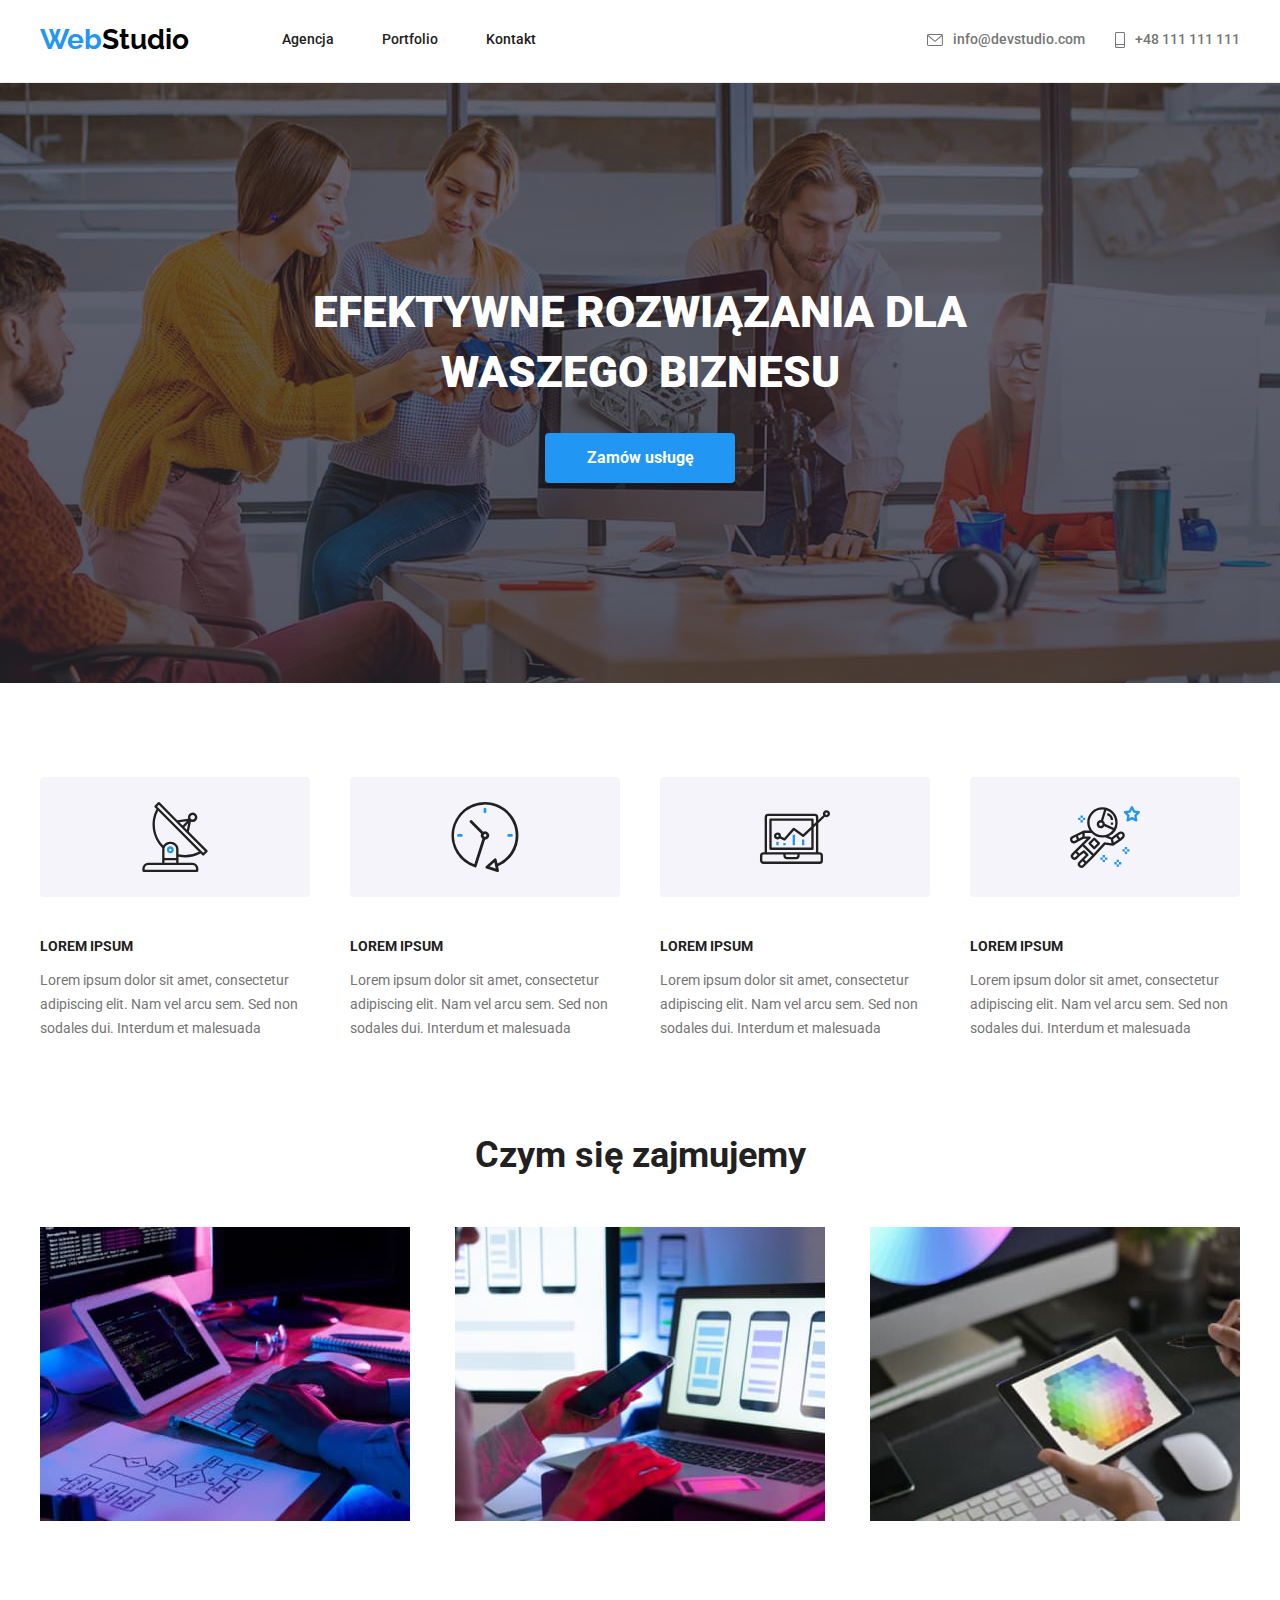
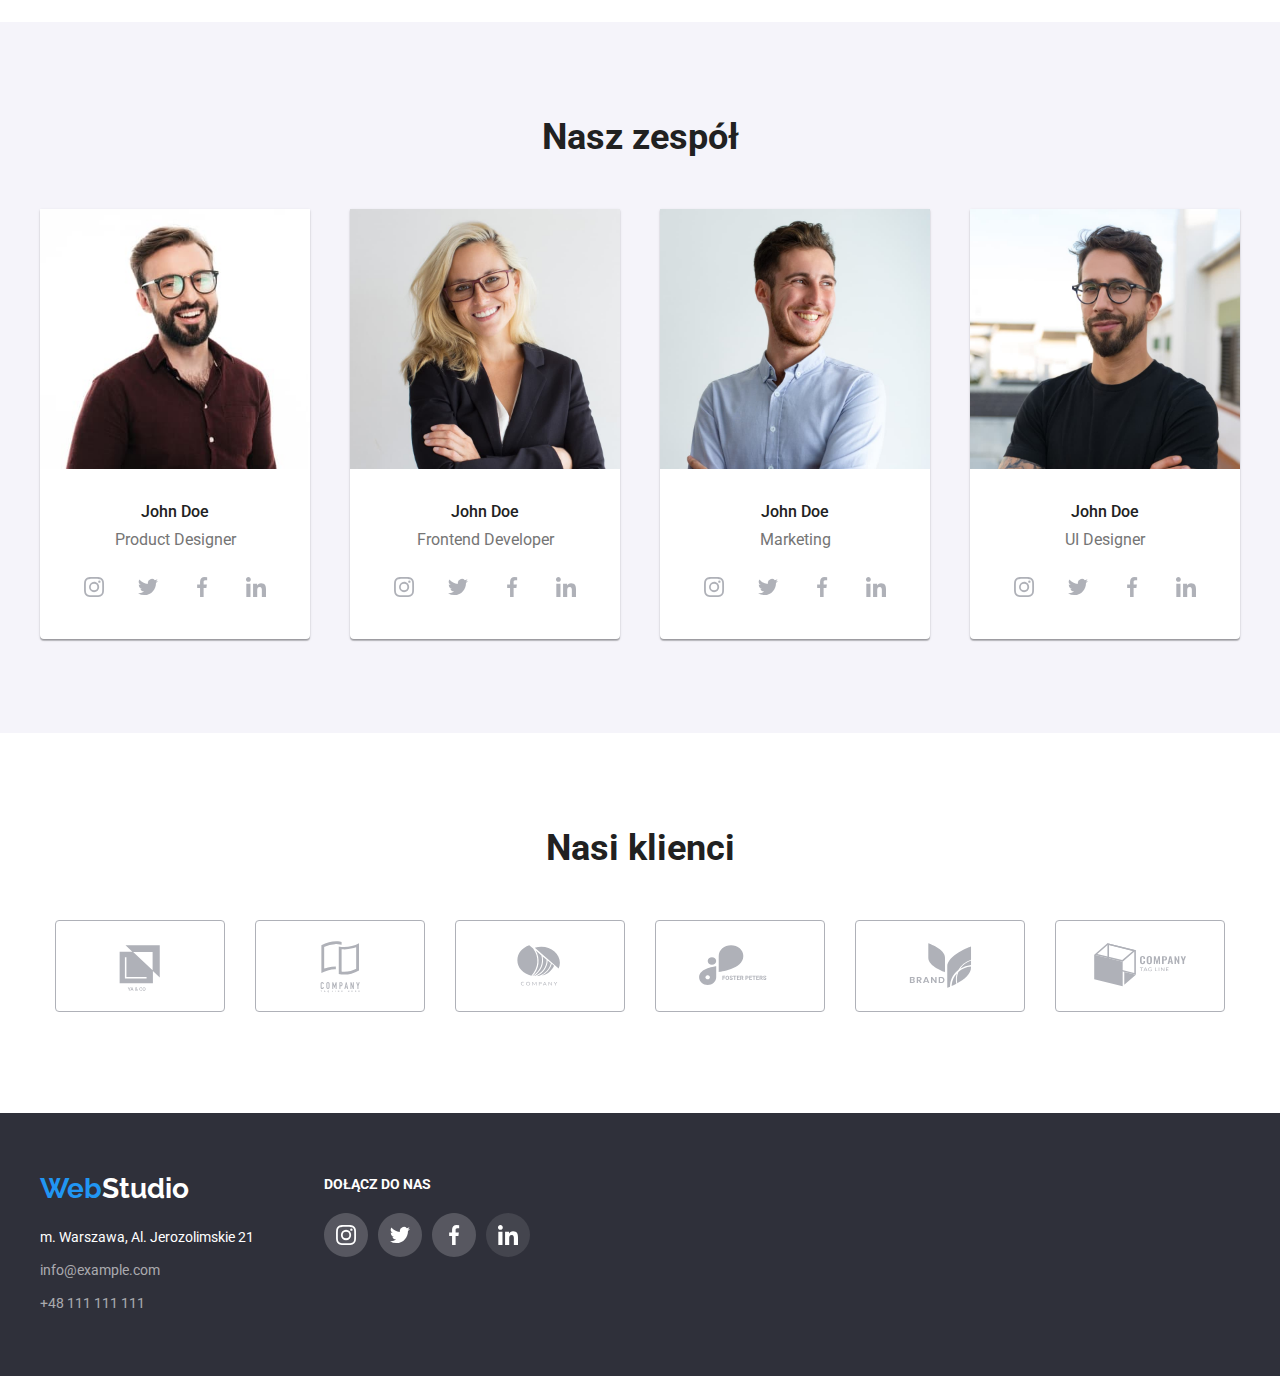
<file: index.html>
<!DOCTYPE html>
<html lang="pl">
  <head>
    <meta charset="UTF-8" />
    <meta http-equiv="X-UA-Compatible" content="IE=edge" />
    <meta name="viewport" content="width=device-width, initial-scale=1.0" />
    <title>Main page</title>
    <link rel="preconnect" href="https://fonts.googleapis.com" />
    <link rel="preconnect" href="https://fonts.gstatic.com" crossorigin />
    <link
      href="https://fonts.googleapis.com/css2?family=Raleway:wght@700&family=Roboto:wght@400;500;700;900&display=swap"
      rel="stylesheet"
    />
    <link rel="stylesheet" href="./css/modern-normalize-min.css" />
    <link rel="stylesheet" href="./css/styles.css" />
  </head>
  <body>
    <header>
      <div class="container header-parent">
        <a href="./index.html" class="logo black"><span class="logo blue">Web</span>Studio</a>
        <nav class="navig">
          <ul class="navigation list-style-none navigation-parent">
            <li><a href="./index.html">Agencja</a></li>
            <li><a href="./portfolio.html">Portfolio</a></li>
            <li><a href="">Kontakt</a></li>
          </ul>
        </nav>
        <ul class="nav-links-parent list-style-none">
          <li>
            <a href="mailto:info@devstudio.com" class="icon-with-text">
              <svg class="icon-nav" width="16" height="12">
                <use href="./images/icons.svg#icon-envelope"></use>
              </svg>
              info@devstudio.com
            </a>
          </li>
          <li>
            <a href="tel:+48111111111" class="icon-with-text">
              <svg class="icon-nav" width="10" height="16">
                <use href="./images/icons.svg#icon-smartphone"></use>
              </svg>
              +48 111 111 111</a
            >
          </li>
        </ul>
      </div>
    </header>
    <main>
      <section class="sec-1-index">
        <div class="container sec-1-parent">
          <h1 class="title-sec-1-index sec-1-item">EFEKTYWNE ROZWIĄZANIA DLA WASZEGO BIZNESU</h1>
          <button type="button" class="but-sec-1-index sec-1-item">Zamów usługę</button>
        </div>
      </section>
      <section class="section sec-2">
        <div class="container">
          <ul class="list-style-none sec-2-parent">
            <li class="sec-2-item">
              <svg class="icon-our-assets" width="270" height="120">
                <use href="./images/icons.svg#icon-satelite"></use>
              </svg>
              <h4 class="header4-sec-2-index">LOREM IPSUM</h4>
              <p class="par-sec-2-index">
                Lorem ipsum dolor sit amet, consectetur adipiscing elit. Nam vel arcu sem. Sed non sodales dui. Interdum
                et malesuada
              </p>
            </li>
            <li class="sec-2-item">
              <svg class="icon-our-assets" width="270" height="120">
                <use href="./images/icons.svg#icon-clock"></use>
              </svg>
              <h4 class="header4-sec-2-index">LOREM IPSUM</h4>
              <p class="par-sec-2-index">
                Lorem ipsum dolor sit amet, consectetur adipiscing elit. Nam vel arcu sem. Sed non sodales dui. Interdum
                et malesuada
              </p>
            </li>
            <li class="sec-2-item">
              <svg class="icon-our-assets" width="270" height="120">
                <use href="./images/icons.svg#icon-laptop"></use>
              </svg>
              <h4 class="header4-sec-2-index">LOREM IPSUM</h4>
              <p class="par-sec-2-index">
                Lorem ipsum dolor sit amet, consectetur adipiscing elit. Nam vel arcu sem. Sed non sodales dui. Interdum
                et malesuada
              </p>
            </li>
            <li class="sec-2-item">
              <svg class="icon-our-assets" width="270" height="120">
                <use href="./images/icons.svg#icon-astronaut"></use>
              </svg>
              <h4 class="header4-sec-2-index">LOREM IPSUM</h4>
              <p class="par-sec-2-index">
                Lorem ipsum dolor sit amet, consectetur adipiscing elit. Nam vel arcu sem. Sed non sodales dui. Interdum
                et malesuada
              </p>
            </li>
          </ul>
        </div>
      </section>
      <section class="section">
        <div class="container">
          <h2 class="header2-sec-3-index">Czym się zajmujemy</h2>
          <ul class="list-style-none sec-3-parent">
            <li class="sec-3-item">
              <img src="./images/index/service-1.jpg" alt="osoba pisząca na klawiaturze" width="370" height="294" />
            </li>
            <li class="sec-3-item">
              <img src="./images/index/service-2.jpg" alt="osoba korzystająca z telefonu" width="370" height="294" />
            </li>
            <li class="sec-3-item">
              <img src="./images/index/service-3.jpg" alt="osoba pracująca na tablecie" width="370" height="294" />
            </li>
          </ul>
        </div>
      </section>
      <section class="sec-4-index section">
        <div class="container">
          <h2 class="header2-sec-4-index">Nasz zespół</h2>
          <ul class="list-style-none sec-4-parent">
            <li class="sec-4-item">
              <figure class="fig-settings">
                <img src="./images/index/john-doe-1.jpg" alt="John Doe 1" width="270" height="260" />
                <figcaption>
                  <h3 class="header3-sec-4-index">John Doe</h3>
                  <p class="par-sec-4-index">Product Designer</p>
                  <ul class="icons-social-media list-style-none">
                    <li>
                      <a class="circle">
                        <svg class="icon-team" width="44" height="44">
                          <use href="./images/icons.svg#icon-instagram-team"></use>
                        </svg>
                      </a>
                    </li>
                    <li>
                      <a class="circle">
                        <svg class="icon-team" width="44" height="44">
                          <use href="./images/icons.svg#icon-twitter-team"></use>
                        </svg>
                      </a>
                    </li>
                    <li>
                      <a class="circle">
                        <svg class="icon-team" width="44" height="44">
                          <use href="./images/icons.svg#icon-facebook-team"></use>
                        </svg>
                      </a>
                    </li>
                    <li>
                      <a class="circle">
                        <svg class="icon-team" width="44" height="44">
                          <use href="./images/icons.svg#icon-linkedin-team"></use>
                        </svg>
                      </a>
                    </li>
                  </ul>
                </figcaption>
              </figure>
            </li>
            <li class="sec-4-item">
              <figure class="fig-settings">
                <img src="./images/index/john-doe-2.jpg" alt="John Doe 2" width="270" height="260" />
                <figcaption>
                  <h3 class="header3-sec-4-index">John Doe</h3>
                  <p class="par-sec-4-index">Frontend Developer</p>
                  <ul class="icons-social-media list-style-none">
                    <li>
                      <a class="circle">
                        <svg class="icon-team" width="44" height="44">
                          <use href="./images/icons.svg#icon-instagram-team"></use>
                        </svg>
                      </a>
                    </li>
                    <li>
                      <a class="circle">
                        <svg class="icon-team" width="44" height="44">
                          <use href="./images/icons.svg#icon-twitter-team"></use>
                        </svg>
                      </a>
                    </li>
                    <li>
                      <a class="circle">
                        <svg class="icon-team" width="44" height="44">
                          <use href="./images/icons.svg#icon-facebook-team"></use>
                        </svg>
                      </a>
                    </li>
                    <li>
                      <a class="circle">
                        <svg class="icon-team" width="44" height="44">
                          <use href="./images/icons.svg#icon-linkedin-team"></use>
                        </svg>
                      </a>
                    </li>
                  </ul>
                </figcaption>
              </figure>
            </li>
            <li class="sec-4-item">
              <figure class="fig-settings">
                <img src="./images/index/john-doe-3.jpg" alt="John Doe 3" width="270" height="260" />
                <figcaption>
                  <h3 class="header3-sec-4-index">John Doe</h3>
                  <p class="par-sec-4-index">Marketing</p>
                  <ul class="icons-social-media list-style-none">
                    <li>
                      <a class="circle">
                        <svg class="icon-team" width="44" height="44">
                          <use href="./images/icons.svg#icon-instagram-team"></use>
                        </svg>
                      </a>
                    </li>
                    <li>
                      <a class="circle">
                        <svg class="icon-team" width="44" height="44">
                          <use href="./images/icons.svg#icon-twitter-team"></use>
                        </svg>
                      </a>
                    </li>
                    <li>
                      <a class="circle">
                        <svg class="icon-team" width="44" height="44">
                          <use href="./images/icons.svg#icon-facebook-team"></use>
                        </svg>
                      </a>
                    </li>
                    <li>
                      <a class="circle">
                        <svg class="icon-team" width="44" height="44">
                          <use href="./images/icons.svg#icon-linkedin-team"></use>
                        </svg>
                      </a>
                    </li>
                  </ul>
                </figcaption>
              </figure>
            </li>
            <li class="sec-4-item">
              <figure class="fig-settings">
                <img src="./images/index/john-doe-4.jpg" alt="John Doe 4" width="270" height="260" />
                <figcaption>
                  <h3 class="header3-sec-4-index">John Doe</h3>
                  <p class="par-sec-4-index">UI Designer</p>
                  <ul class="icons-social-media list-style-none">
                    <li>
                      <a class="circle">
                        <svg class="icon-team" width="44" height="44">
                          <use href="./images/icons.svg#icon-instagram-team"></use>
                        </svg>
                      </a>
                    </li>
                    <li>
                      <a class="circle">
                        <svg class="icon-team" width="44" height="44">
                          <use href="./images/icons.svg#icon-twitter-team"></use>
                        </svg>
                      </a>
                    </li>
                    <li>
                      <a class="circle">
                        <svg class="icon-team" width="44" height="44">
                          <use href="./images/icons.svg#icon-facebook-team"></use>
                        </svg>
                      </a>
                    </li>
                    <li>
                      <a class="circle">
                        <svg class="icon-team" width="44" height="44">
                          <use href="./images/icons.svg#icon-linkedin-team"></use>
                        </svg>
                      </a>
                    </li>
                  </ul>
                </figcaption>
              </figure>
            </li>
          </ul>
        </div>
      </section>
      <section class="sec-5-index section">
        <div class="container">
          <h2 class="header2-sec-4-index">Nasi klienci</h2>
          <ul class="icons-clients list-style-none">
            <li>
              <svg class="icon-client" width="170" height="92"><use href="./images/icons.svg#icon-client-1"></use></svg>
            </li>
            <li>
              <svg class="icon-client" width="170" height="92"><use href="./images/icons.svg#icon-client-2"></use></svg>
            </li>
            <li>
              <svg class="icon-client" width="170" height="92"><use href="./images/icons.svg#icon-client-3"></use></svg>
            </li>
            <li>
              <svg class="icon-client" width="170" height="92"><use href="./images/icons.svg#icon-client-4"></use></svg>
            </li>
            <li>
              <svg class="icon-client" width="170" height="92"><use href="./images/icons.svg#icon-client-5"></use></svg>
            </li>
            <li>
              <svg class="icon-client" width="170" height="92"><use href="./images/icons.svg#icon-client-6"></use></svg>
            </li>
          </ul>
        </div>
      </section>
    </main>
    <footer class="foot">
      <div class="container foot-parent">
        <div>
          <a href="./index.html" class="logo white"><span class="logo blue">Web</span>Studio</a>
          <address class="addr">
            <ul class="list-style-none addr-list">
              <li class="address-address">m. Warszawa, Al. Jerozolimskie 21</li>
              <li><a href="mailto:info@example.com" class="address-mail">info@example.com</a></li>
              <li><a href="tel:+111111111" class="address-tel">+48 111 111 111</a></li>
            </ul>
          </address>
        </div>
        <div>
          <ul class="footer-join-us list-style-none">
            <li>
              <h4 class="footer-social-media">DOŁĄCZ DO NAS</h4>
            </li>
            <li>
              <ul class="footer-icons-social-media list-style-none">
                <li>
                  <a class="circle2">
                    <svg class="icon-footer" width="44" height="44">
                      <use href="./images/icons.svg#icon-instagram-footer"></use>
                    </svg>
                  </a>
                </li>
                <li>
                  <a class="circle2">
                    <svg class="icon-footer" width="44" height="44">
                      <use href="./images/icons.svg#icon-twitter-footer"></use>
                    </svg>
                  </a>
                </li>
                <li>
                  <a class="circle2">
                    <svg class="icon-footer" width="44" height="44">
                      <use href="./images/icons.svg#icon-facebook-footer"></use>
                    </svg>
                  </a>
                </li>
                <li>
                  <a class="circle2">
                    <svg class="icon-footer" width="44" height="44">
                      <use href="./images/icons.svg#icon-linkedin-footer"></use>
                    </svg>
                  </a>
                </li>
              </ul>
            </li>
          </ul>
        </div>
      </div>
    </footer>
  </body>
</html>
</file>
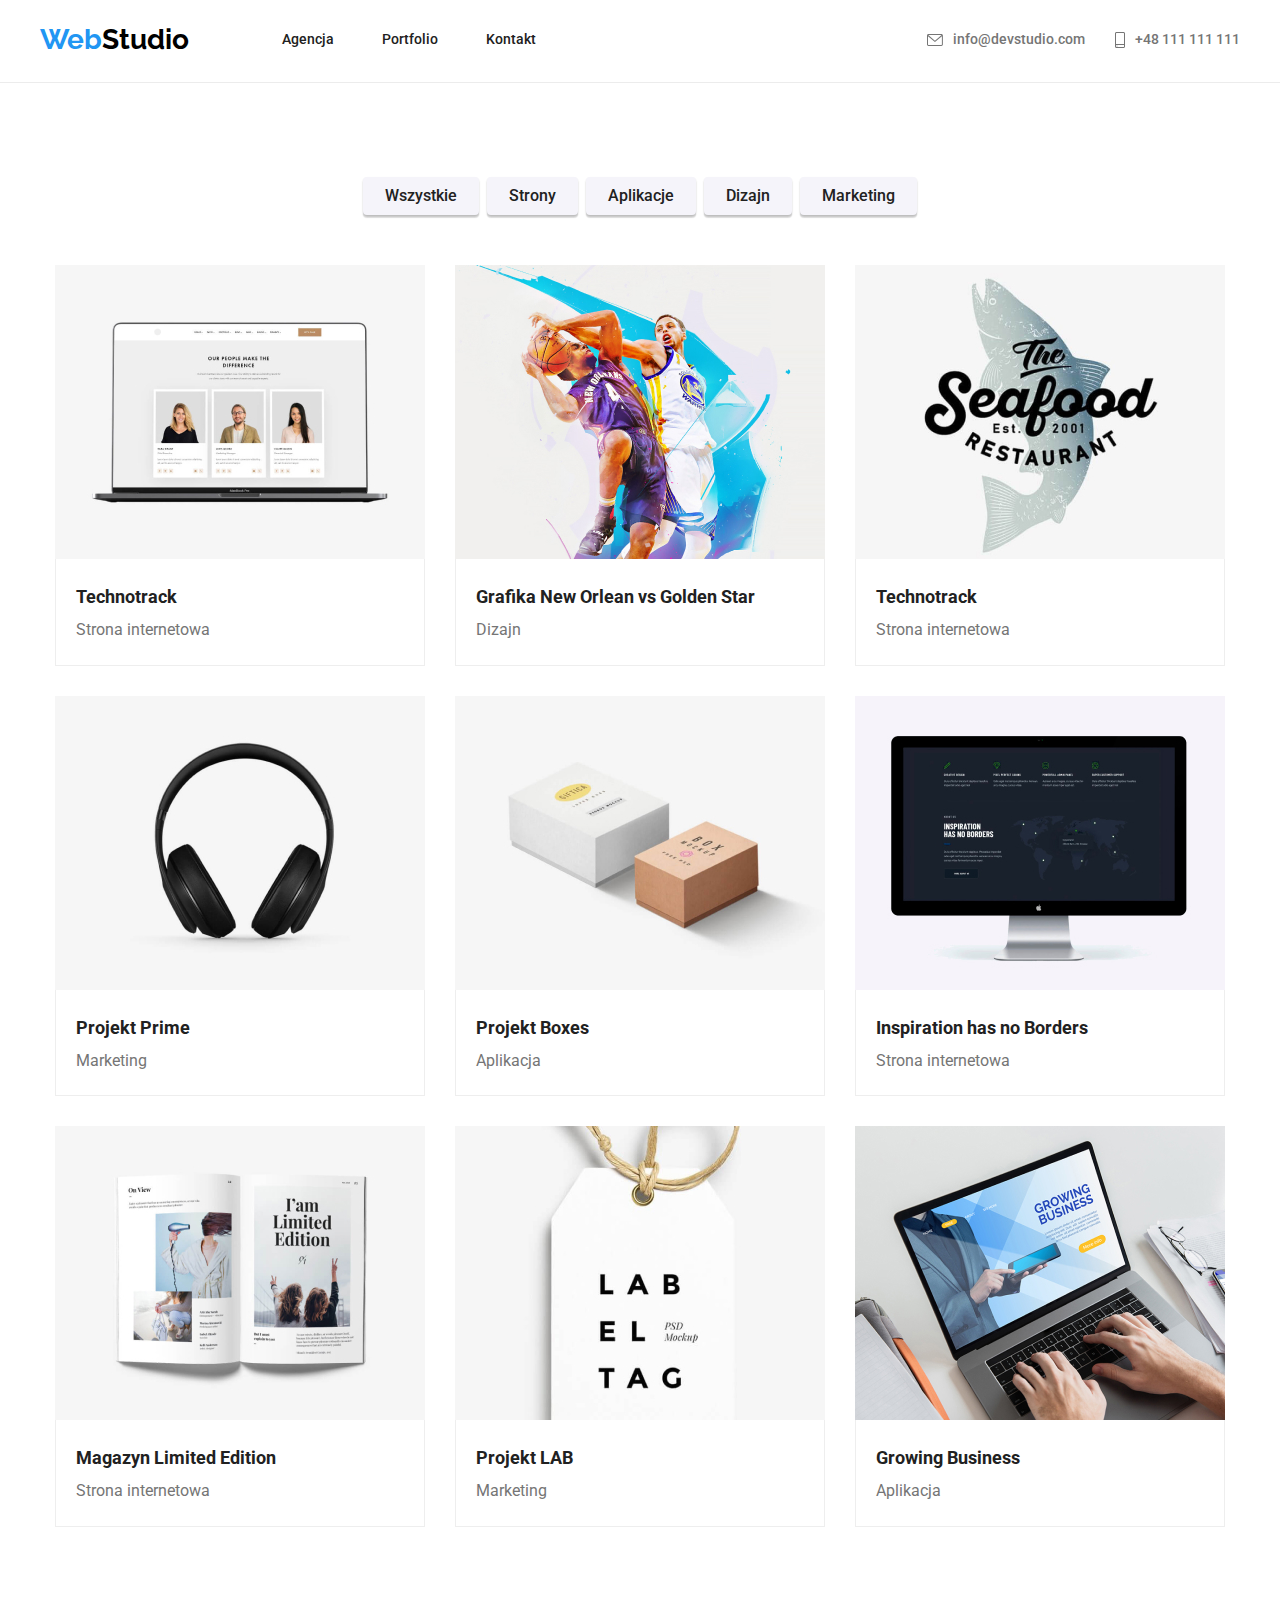
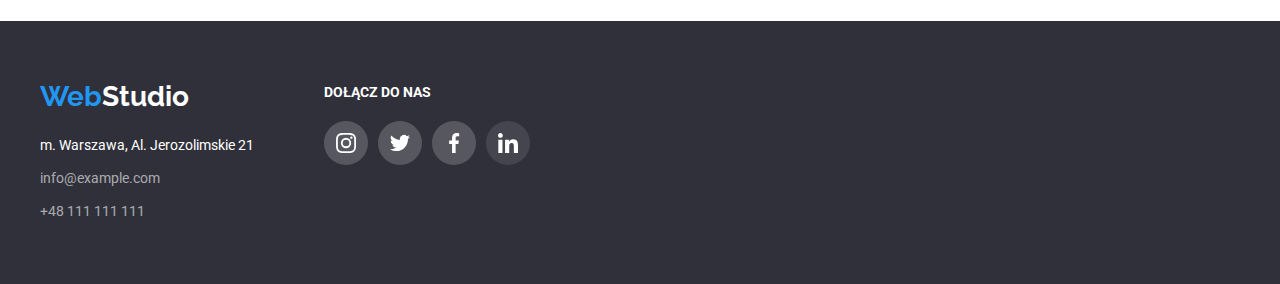
<file: portfolio.html>
<!DOCTYPE html>
<html lang="pl">
  <head>
    <meta charset="UTF-8" />
    <meta http-equiv="X-UA-Compatible" content="IE=edge" />
    <meta name="viewport" content="width=device-width, initial-scale=1.0" />
    <title>Portfolio</title>
    <link rel="preconnect" href="https://fonts.googleapis.com" />
    <link rel="preconnect" href="https://fonts.gstatic.com" crossorigin />
    <link
      href="https://fonts.googleapis.com/css2?family=Raleway:wght@700&family=Roboto:wght@400;500;700;900&display=swap"
      rel="stylesheet"
    />
    <link rel="stylesheet" href="./css/modern-normalize-min.css" />
    <link rel="stylesheet" href="./css/styles.css" />
  </head>
  <body>
    <header>
      <div class="container header-parent">
        <a href="./index.html" class="logo black"><span class="logo blue">Web</span>Studio</a>
        <nav class="navig">
          <ul class="navigation list-style-none navigation-parent">
            <li><a href="./index.html">Agencja</a></li>
            <li><a href="./portfolio.html">Portfolio</a></li>
            <li><a href="">Kontakt</a></li>
          </ul>
        </nav>
        <ul class="nav-links-parent list-style-none">
          <li>
            <a href="mailto:info@devstudio.com" class="icon-with-text">
              <svg class="icon-nav" width="16" height="12">
                <use href="./images/icons.svg#icon-envelope"></use>
              </svg>
              info@devstudio.com
            </a>
          </li>
          <li>
            <a href="tel:+48111111111" class="icon-with-text">
              <svg class="icon-nav" width="10" height="16">
                <use href="./images/icons.svg#icon-smartphone"></use>
              </svg>
              +48 111 111 111</a
            >
          </li>
        </ul>
      </div>
    </header>
    <main>
      <section class="section">
        <div class="container">
          <ul class="ul-sec-1-portfolio list-style-none portfolio-buttons-parent">
            <li class="portfolio-buttons-item"><button type="button">Wszystkie</button></li>
            <li class="portfolio-buttons-item"><button type="button">Strony</button></li>
            <li class="portfolio-buttons-item"><button type="button">Aplikacje</button></li>
            <li class="portfolio-buttons-item"><button type="button">Dizajn</button></li>
            <li class="portfolio-buttons-item"><button type="button">Marketing</button></li>
          </ul>
        </div>
        <div class="container">
          <ul class="list-style-none portfolio-cards-parent">
            <li class="portfolio-cards-item">
              <figure>
                <img
                  src="./images/portfolio/technotrack.jpg"
                  alt="Technotrack"
                  width="370"
                  height="294"
                  class="image"
                />
                <figcaption class="figcap-sec2-portfolio">
                  <h3 class="header3-sec-2-portfolio">Technotrack</h3>
                  <p class="par-sec-2-portfolio">Strona internetowa</p>
                </figcaption>
              </figure>
            </li>
            <li class="portfolio-cards-item">
              <figure>
                <img
                  src="./images/portfolio/new-orlean-vs-golden-star.jpg"
                  alt="Grafika New Orlean vs Golden Star"
                  width="370"
                  height="294"
                  class="image"
                />
                <figcaption class="figcap-sec2-portfolio">
                  <h3 class="header3-sec-2-portfolio">Grafika New Orlean vs Golden Star</h3>
                  <p class="par-sec-2-portfolio">Dizajn</p>
                </figcaption>
              </figure>
            </li>
            <li class="portfolio-cards-item">
              <figure>
                <img
                  src="./images/portfolio/restaurant-seafood.jpg"
                  alt="Restauracja Seafood"
                  width="370"
                  height="294"
                  class="image"
                />
                <figcaption class="figcap-sec2-portfolio">
                  <h3 class="header3-sec-2-portfolio">Technotrack</h3>
                  <p class="par-sec-2-portfolio">Strona internetowa</p>
                </figcaption>
              </figure>
            </li>
            <li class="portfolio-cards-item">
              <figure>
                <img
                  src="./images/portfolio/project-prime.jpg"
                  alt="Projekt Prime"
                  width="370"
                  height="294"
                  class="image"
                />
                <figcaption class="figcap-sec2-portfolio">
                  <h3 class="header3-sec-2-portfolio">Projekt Prime</h3>
                  <p class="par-sec-2-portfolio">Marketing</p>
                </figcaption>
              </figure>
            </li>
            <li class="portfolio-cards-item">
              <figure>
                <img
                  src="./images/portfolio/project-boxes.jpg"
                  alt="Projekt Boxes"
                  width="370"
                  height="294"
                  class="image"
                />
                <figcaption class="figcap-sec2-portfolio">
                  <h3 class="header3-sec-2-portfolio">Projekt Boxes</h3>
                  <p class="par-sec-2-portfolio">Aplikacja</p>
                </figcaption>
              </figure>
            </li>
            <li class="portfolio-cards-item">
              <figure>
                <img
                  src="./images/portfolio/inspiration-has-no-borders.jpg"
                  alt="Inspiration has no Borders"
                  width="370"
                  height="294"
                  class="image"
                />
                <figcaption class="figcap-sec2-portfolio">
                  <h3 class="header3-sec-2-portfolio">Inspiration has no Borders</h3>
                  <p class="par-sec-2-portfolio">Strona internetowa</p>
                </figcaption>
              </figure>
            </li>
            <li class="portfolio-cards-item">
              <figure>
                <img
                  src="./images/portfolio/limited-edition.jpg"
                  alt="Magazyn Limited Edition"
                  width="370"
                  height="294"
                  class="image"
                />
                <figcaption class="figcap-sec2-portfolio">
                  <h3 class="header3-sec-2-portfolio">Magazyn Limited Edition</h3>
                  <p class="par-sec-2-portfolio">Strona internetowa</p>
                </figcaption>
              </figure>
            </li>
            <li class="portfolio-cards-item">
              <figure>
                <img
                  src="./images/portfolio/project-lab.jpg"
                  alt="Projekt LAB"
                  width="370"
                  height="294"
                  class="image"
                />
                <figcaption class="figcap-sec2-portfolio">
                  <h3 class="header3-sec-2-portfolio">Projekt LAB</h3>
                  <p class="par-sec-2-portfolio">Marketing</p>
                </figcaption>
              </figure>
            </li>
            <li class="portfolio-cards-item">
              <figure>
                <img
                  src="./images/portfolio/growing-business.jpg"
                  alt="Growing Business"
                  width="370"
                  height="294"
                  class="image"
                />
                <figcaption class="figcap-sec2-portfolio">
                  <h3 class="header3-sec-2-portfolio">Growing Business</h3>
                  <p class="par-sec-2-portfolio">Aplikacja</p>
                </figcaption>
              </figure>
            </li>
          </ul>
        </div>
      </section>
    </main>
    <footer class="foot">
      <div class="container foot-parent">
        <div>
          <a href="./index.html" class="logo white"><span class="logo blue">Web</span>Studio</a>
          <address class="addr">
            <ul class="list-style-none addr-list">
              <li class="address-address">m. Warszawa, Al. Jerozolimskie 21</li>
              <li><a href="mailto:info@example.com" class="address-mail">info@example.com</a></li>
              <li><a href="tel:+111111111" class="address-tel">+48 111 111 111</a></li>
            </ul>
          </address>
        </div>
        <div>
          <ul class="footer-join-us list-style-none">
            <li>
              <h4 class="footer-social-media">DOŁĄCZ DO NAS</h4>
            </li>
            <li>
              <ul class="footer-icons-social-media list-style-none">
                <li>
                  <a class="circle2">
                    <svg class="icon-footer" width="44" height="44">
                      <use href="./images/icons.svg#icon-instagram-footer"></use>
                    </svg>
                  </a>
                </li>
                <li>
                  <a class="circle2">
                    <svg class="icon-footer" width="44" height="44">
                      <use href="./images/icons.svg#icon-twitter-footer"></use>
                    </svg>
                  </a>
                </li>
                <li>
                  <a class="circle2">
                    <svg class="icon-footer" width="44" height="44">
                      <use href="./images/icons.svg#icon-facebook-footer"></use>
                    </svg>
                  </a>
                </li>
                <li>
                  <a class="circle2">
                    <svg class="icon-footer" width="44" height="44">
                      <use href="./images/icons.svg#icon-linkedin-footer"></use>
                    </svg>
                  </a>
                </li>
              </ul>
            </li>
          </ul>
        </div>
      </div>
    </footer>
  </body>
</html>
</file>
<file: css/styles.css>
:root {
  --text-black: #000000;
  --text-dark-grey: #212121;
  --text-grey: #757575;
  --text-blue: #2196f3;
  --text-white: #ffffff;
  --bg-dark-grey: #2f303a;
  --bg-blue: #2196f3;
  --bg-grey: #f5f4fa;
  --bg-white: #ffffff;
  --border-grey: #eeeeee;
  --border-header: #ececec;
  --border-semi-grey: #afb1b8;
  --link-transparent-grey: rgba(255, 255, 255, 60%);
  --icons-grey: #757575;
  --icons-semi-grey: #afb1b8;
  --icons-white: #ffffff;
  --icons-blue: #2196f3;
  --icons-transparent-grey: rgba(255, 255, 255, 0.1);
}

body {
  font-family: "Roboto", sans-serif;
  font-size: 14px;
  line-height: 1.71;
  color: var(--text-grey);
}

* {
  padding: 0;
  margin: 0;
  box-sizing: border-box;
}

.container {
  width: 1200px;
  margin: 0 auto;
  /* background-color: yellow; */
}

.list-style-none {
  list-style: none;
}

.logo {
  font-family: "Raleway", sans-serif;
  font-weight: 700;
  font-size: 28px;
  line-height: 1.17;
  text-decoration: none;
}

.logo.black {
  color: var(--text-black);
}

.logo.white {
  color: var(--text-white);
}

.logo.blue {
  color: var(--text-blue);
}

.navigation li a {
  text-decoration: none;
  font-weight: 500;
  color: var(--text-dark-grey);
}

.nav-links-parent li a {
  text-decoration: none;
  font-weight: 500;
  color: var(--text-grey);
}

.sec-1-index {
  background-color: var(--bg-dark-grey);
  background-image: linear-gradient(rgba(47, 48, 58, 0.4), rgba(47, 48, 58, 0.6)),
    url(../images/index/people-at-the-office.jpg);
  background-repeat: no-repeat;
  background-position: 50%;
  background-size: 1600px 600px;
  font-weight: 900;
  font-size: 44px;
  line-height: 1.36;
  text-align: center;
  color: var(--text-white);
}

.title-sec-1-index {
  font-weight: 900;
  font-size: 44px;
  line-height: 1.36;
  width: 696px;
  height: 120px;
  margin-bottom: 30px;
}

.but-sec-1-index {
  background-color: var(--bg-blue);
  color: var(--text-white);
  font-weight: 700;
  font-size: 16px;
  line-height: 1.87;
  cursor: pointer;
  padding: 10px 41px 10px 42px;
  border: none;
  border-radius: 4px;
  box-shadow: 0px 4px 4px rgba(0, 0, 0, 0.15);
}

.header4-sec-2-index {
  color: var(--text-dark-grey);
  font-weight: 700;
  margin-bottom: 10px;
}

.header2-sec-3-index {
  color: var(--text-dark-grey);
  font-weight: 700;
  font-size: 36px;
  line-height: 1.17;
  text-align: center;
}

.sec-4-index {
  background-color: var(--bg-grey);
}

.header2-sec-4-index {
  color: var(--text-dark-grey);
  font-weight: 700;
  font-size: 36px;
  line-height: 1.17;
  text-align: center;
}

.header3-sec-4-index {
  color: var(--text-dark-grey);
  font-weight: 500;
  line-height: 1.17;
}

.par-sec-4-index {
  font-size: 16px;
  line-height: 1.17;
}

.foot {
  background-color: var(--bg-dark-grey);
}

.addr {
  font-style: normal;
  color: var(--text-white);
  text-decoration: none;
}

.address-mail,
.address-tel {
  text-decoration: none;
  color: var(--link-transparent-grey);
}

.ul-sec-1-portfolio li button {
  color: var(--text-dark-grey);
  background-color: var(--bg-grey);
  border: none;
  font-size: 16px;
  line-height: 1.62;
  font-weight: 500;
  cursor: pointer;
  padding: 6px 22px;
  border-radius: 4px;
  box-shadow: 0px 3px 1px rgba(0, 0, 0, 0.1), 0px 1px 2px rgba(0, 0, 0, 0.08), 0px 2px 2px rgba(0, 0, 0, 0.12);
}

.ul-sec-1-portfolio li button:focus,
.ul-sec-1-portfolio li button:hover {
  color: var(--text-white);
  background-color: var(--bg-blue);
  border: none;
  font-size: 16px;
  line-height: 1.62;
  font-weight: 500;
}

.figcap-sec2-portfolio {
  border: 1px solid var(--border-grey);
  border-top: none;
  width: 370px;
}

.image {
  display: block;
}

.header3-sec-2-portfolio {
  color: var(--text-dark-grey);
  font-weight: 700;
  font-size: 18px;
  line-height: 2;
}

.par-sec-2-portfolio {
  font-size: 16px;
  line-height: 1.87;
}

.navigation li a:focus,
.navigation li a:hover,
.nav-links-parent li a:focus,
.nav-links-parent li a:hover,
.address-address:focus,
.address-address:hover,
.address-mail:focus,
.address-mail:hover,
.address-tel:focus,
.address-tel:hover {
  color: var(--text-blue);
}

/*29.12.2022*/

/* header-container settings */

.header-parent {
  display: flex;
  width: 1200px;
  align-items: center;
  margin-top: 24px;
  padding-bottom: 25px;
  justify-content: space-between;
}

.navigation-parent {
  display: flex;
  width: 254px;
  justify-content: space-between;
  /* background-color: teal; */
  /* border: dotted violet 2px; */
}

.nav-links-parent {
  display: flex;
  width: 295px;
  justify-content: flex-end;
  gap: 30px;
  flex-grow: 0.5;
  /* background-color: orange; */
  /* border: dotted violet 2px; */
}

.icon-with-text:hover,
.icon-with-text:focus {
  color: var(--text-blue);
}

.icon-with-text:hover .icon-nav,
.icon-with-text:focus .icon-nav {
  fill: var(--text-blue);
}

.sec-1-parent {
  display: flex;
  flex-direction: column;
  height: 600px;
  justify-content: center;
  align-items: center;
  padding: 200px 452px;
}

.sec-2-parent {
  display: flex;
  justify-content: space-between;
}

.sec-2-parent .sec-2-item {
  width: 270px;
}

.sec-2-parent .sec-2-item:not(:first-child) {
  margin-left: 30px;
}

.sec-3-parent {
  display: flex;
  justify-content: space-between;
}

.sec-3-parent .sec-3-item {
  margin-top: 50px;
}

.sec-3-parent .sec-3-item:not(:first-child) {
  margin-left: 30px;
}

.sec-4-parent {
  display: flex;
  justify-content: space-between;
}

.sec-4-parent .sec-4-item {
  margin-top: 50px;
}

.sec-4-parent .sec-4-item:not(:first-child) {
  margin-left: 30px;
}

.fig-settings {
  background-color: var(--bg-white);
  width: 270px;
  border-radius: 0 0 4px 4px;
  box-shadow: 0px 1px 3px rgba(0, 0, 0, 0.12), 0px 1px 1px rgba(0, 0, 0, 0.14), 0px 2px 1px rgba(0, 0, 0, 0.2);
}

.fig-settings > figcaption {
  text-align: center;
  padding-top: 25px;
  padding-bottom: 25px;
}

.fig-settings > figcaption > h3 {
  margin-bottom: 10px;
}

.foot-parent {
  padding-top: 60px;
  padding-bottom: 60px;
  display: flex;
}

.addr-list > li:not(:last-child) {
  margin-bottom: 9px;
}

.addr-list > li:first-child {
  margin-top: 20px;
}

.portfolio-buttons-parent {
  display: flex;
  justify-content: center;
  margin-bottom: 50px;
}

.portfolio-buttons-parent .portfolio-buttons-item:not(:first-child) {
  margin-left: 8px;
}

.portfolio-cards-parent {
  display: flex;
  flex-wrap: wrap;
  gap: 30px;
  justify-content: center;
}

.portfolio-cards-item {
  flex-basis: calc((100% - 2 * 30px) / 3);
}

li.portfolio-cards-item {
  max-width: 370px;
}

.portfolio-cards-item figcaption {
  padding-top: 20px;
  padding-left: 20px;
  padding-bottom: 20px;
}

.section {
  padding-top: 94px;
  padding-bottom: 94px;
  /* background-color: teal; */
}

.sec-2 {
  padding-bottom: 0;
}

header {
  border-bottom: var(--border-header) 1px solid;
}

.navig {
  flex-grow: 1;
  /* background-color: violet; */
  padding-left: 93px;
}

.icon-nav {
  fill: var(--icons-grey);
}

.icon-nav:hover,
.icon-nav:focus {
  fill: var(--icons-blue);
}

.icon-team {
  fill: var(--icons-semi-grey);
}

.icon-team:hover,
.icon-team:focus {
  fill: var(--icons-white);
  cursor: pointer;
}

.icon-with-text {
  display: flex;
  align-items: center;
  gap: 10px;
}

.icon-our-assets {
  margin-bottom: 30px;
}

.icons-social-media {
  display: flex;
  justify-content: space-between;
  margin-left: 32px;
  margin-right: 32px;
}

.icons-social-media li svg {
  width: 44px;
  height: 44px;
}

.icons-clients {
  display: flex;
  justify-content: center;
}

.icons-clients li:not(:last-child) {
  margin-right: 30px;
}

.icon-client {
  border: 1px solid var(--border-semi-grey);
  border-radius: 4px;
  margin-top: 50px;
  fill: var(--icons-semi-grey);
}

.icon-client:focus,
.icon-client:hover {
  fill: var(--icons-blue);
  border: 1px solid var(--icons-blue);
  cursor: pointer;
}

.icon-footer {
  fill: var(--icons-white);
}

.icon-footer:hover,
.icon-footer:focus {
  fill: var(--icons-white);
  cursor: pointer;
}

.footer-social-media {
  color: var(--icons-white);
}

.footer-icons-social-media {
  display: flex;
  justify-content: space-between;
}

.footer-icons-social-media li svg {
  width: 44px;
  height: 44px;
}

.footer-icons-social-media li:not(:last-child) {
  padding-right: 10px;
}

.footer-join-us {
  margin-left: 70px;
}

.portfolio-cards-item:hover,
.portfolio-cards-item:focus {
  background: var(--bg-white);
  border: 0 1px 1px 1px solid var(--border-grey);
  box-shadow: 0px 1px 1px rgba(0, 0, 0, 0.12), 0px 4px 4px rgba(0, 0, 0, 0.06), 1px 4px 6px rgba(0, 0, 0, 0.16);
  cursor: pointer;
}

.circle {
  display: flex;
  justify-content: center;
  align-items: center;
  height: 44px;
  width: 44px;
  background-color: var(--bg-white);
  border-radius: 100px;
  margin-top: 16px;
  margin-bottom: 5px;
}

.circle:hover {
  background-color: var(--bg-blue);
}

.circle2 {
  display: flex;
  justify-content: center;
  align-items: center;
  height: 44px;
  width: 44px;
  background-color: var(--icons-transparent-grey);
  border-radius: 100px;
  margin-top: 16px;
  margin-bottom: 5px;
}

.circle2:hover {
  background-color: var(--bg-blue);
}
</file>
